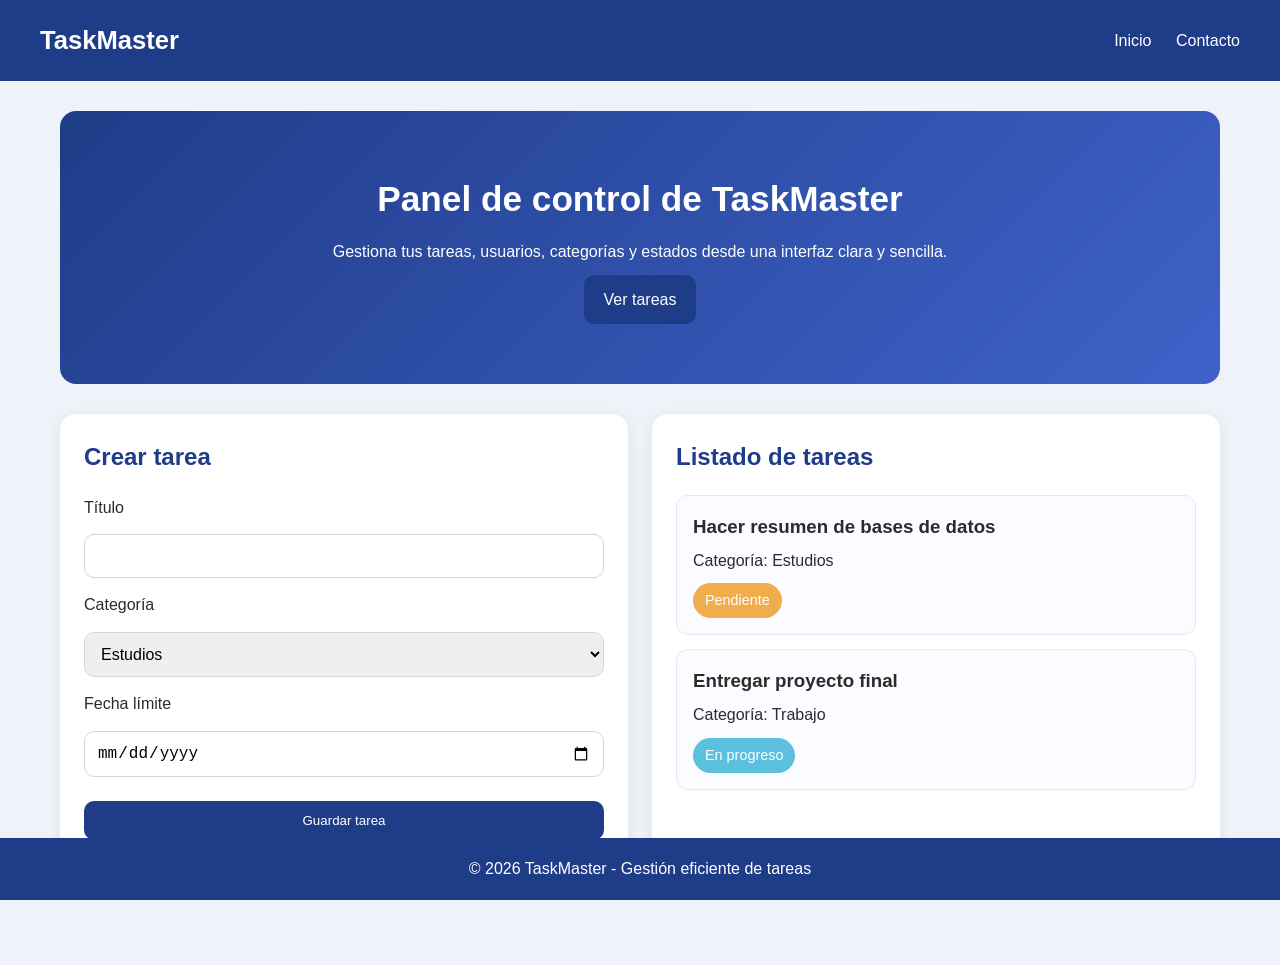
<file: interfaz/index.html>
<!DOCTYPE html>
<html lang="es">
<head>
    <meta charset="UTF-8">
    <meta name="viewport" content="width=device-width, initial-scale=1.0">
    <title>TaskMaster</title>
    <link rel="stylesheet" href="css/styles.css">
</head>
<body>
    <header class="header">
        <div class="logo">TaskMaster</div>
        <nav class="nav">
            <a href="index.html">Inicio</a>
            <a href="contacto.html">Contacto</a>
        </nav>
    </header>

    <main class="main">
        <section class="hero">
            <div>
                <h1>Panel de control de TaskMaster</h1>
                <p>Gestiona tus tareas, usuarios, categorías y estados desde una interfaz clara y sencilla.</p>
                <a class="btn" href="#tareas">Ver tareas</a>
            </div>
        </section>

        <section class="dashboard">
            <div class="card">
                <h2>Crear tarea</h2>
                <form class="form">
                    <label for="titulo">Título</label>
                    <input type="text" id="titulo" name="titulo">

                    <label for="categoria">Categoría</label>
                    <select id="categoria" name="categoria">
                        <option>Estudios</option>
                        <option>Trabajo</option>
                        <option>Personal</option>
                    </select>

                    <label for="fecha">Fecha límite</label>
                    <input type="date" id="fecha" name="fecha">

                    <button type="submit" class="btn">Guardar tarea</button>
                </form>
            </div>

            <div class="card" id="tareas">
                <h2>Listado de tareas</h2>
                <div class="task-list">
                    <article class="task">
                        <h3>Hacer resumen de bases de datos</h3>
                        <p>Categoría: Estudios</p>
                        <span class="status pending">Pendiente</span>
                    </article>

                    <article class="task">
                        <h3>Entregar proyecto final</h3>
                        <p>Categoría: Trabajo</p>
                        <span class="status progress">En progreso</span>
                    </article>
                </div>
            </div>
        </section>
    </main>

    <footer class="footer">
        <p>© 2026 TaskMaster - Gestión eficiente de tareas</p>
    </footer>
</body>
</html>
</file>
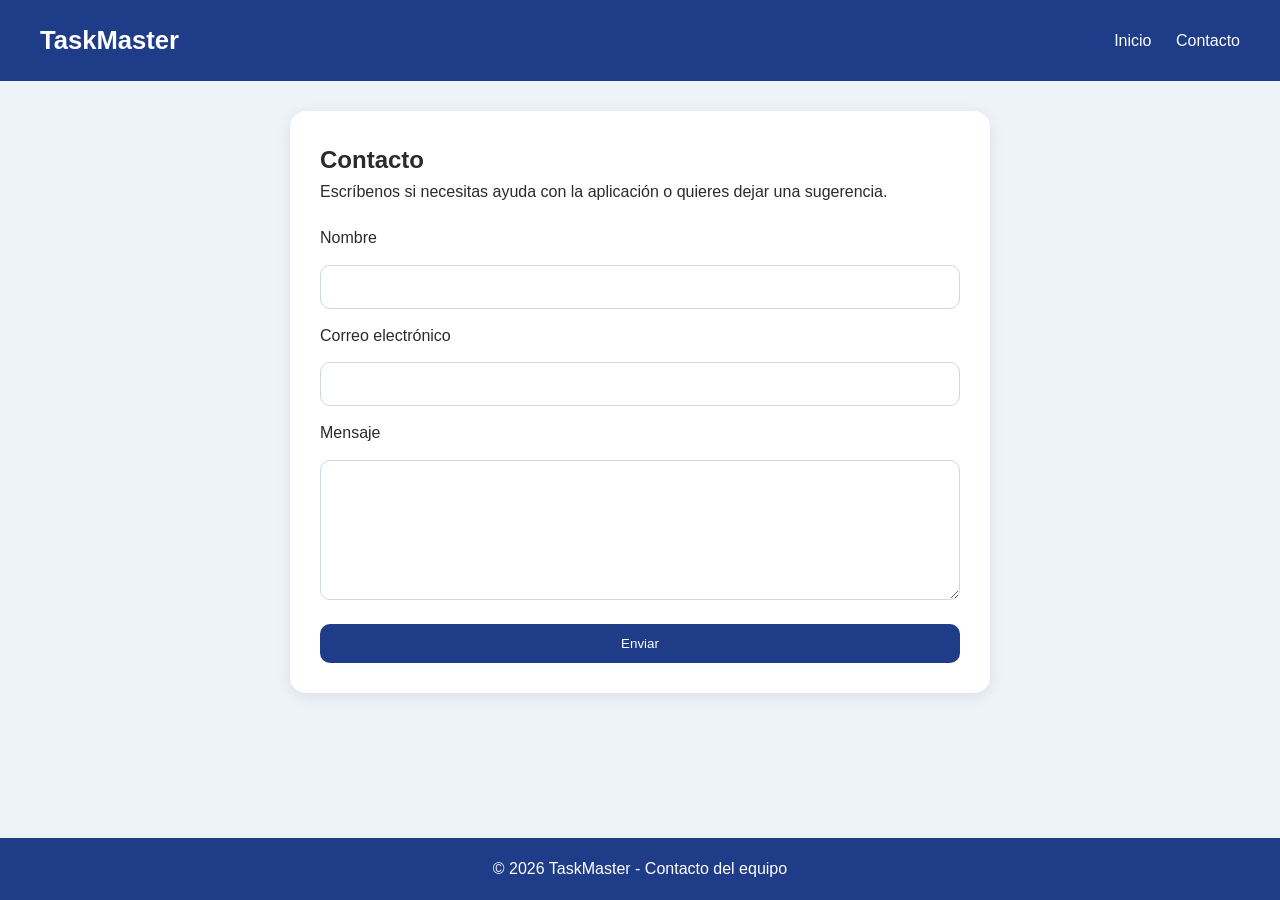
<file: interfaz/contacto.html>
<!DOCTYPE html>
<html lang="es">
<head>
    <meta charset="UTF-8">
    <meta name="viewport" content="width=device-width, initial-scale=1.0">
    <title>TaskMaster - Contacto</title>
    <link rel="stylesheet" href="css/styles.css">
</head>
<body>
    <header class="header">
        <div class="logo">TaskMaster</div>
        <nav class="nav">
            <a href="index.html">Inicio</a>
            <a href="contacto.html">Contacto</a>
        </nav>
    </header>

    <main class="main">
        <section class="form-section">
            <h1>Contacto</h1>
            <p>Escríbenos si necesitas ayuda con la aplicación o quieres dejar una sugerencia.</p>

            <form class="form">
                <label for="nombre">Nombre</label>
                <input type="text" id="nombre" name="nombre">

                <label for="email">Correo electrónico</label>
                <input type="email" id="email" name="email">

                <label for="mensaje">Mensaje</label>
                <textarea id="mensaje" name="mensaje"></textarea>

                <button type="submit" class="btn">Enviar</button>
            </form>
        </section>
    </main>

    <footer class="footer">
        <p>© 2026 TaskMaster - Contacto del equipo</p>
    </footer>
</body>
</html>
</file>
<file: interfaz/css/styles.css>
* {
    margin: 0;
    padding: 0;
    box-sizing: border-box;
}

body {
    font-family: Arial, sans-serif;
    background: #eef3f9;
    color: #2b2b2b;
    line-height: 1.6;
}

.header {
    display: flex;
    justify-content: space-between;
    align-items: center;
    padding: 20px 40px;
    background: #1f3c88;
    color: white;
    position: sticky;
    top: 0;
    z-index: 10;
}

.logo {
    font-size: 1.6rem;
    font-weight: bold;
}

.nav a {
    color: white;
    text-decoration: none;
    margin-left: 20px;
    transition: 0.3s;
}

.nav a:hover {
    color: #ffd166;
}

.main {
    max-width: 1200px;
    margin: 0 auto;
    padding: 30px 20px 100px;
}

.hero {
    background: linear-gradient(135deg, #1f3c88, #3f62c9);
    color: white;
    padding: 60px 30px;
    border-radius: 16px;
    margin-bottom: 30px;
    text-align: center;
    animation: fadeIn 1s ease-in-out;
}

.hero h1 {
    font-size: 2.2rem;
    margin-bottom: 12px;
}

.dashboard {
    display: flex;
    gap: 24px;
    flex-wrap: wrap;
}

.card {
    flex: 1;
    min-width: 320px;
    background: white;
    padding: 24px;
    border-radius: 16px;
    box-shadow: 0 4px 16px rgba(0,0,0,0.08);
}

.card h2 {
    margin-bottom: 18px;
    color: #1f3c88;
}

.form {
    display: flex;
    flex-direction: column;
    gap: 14px;
}

.form input,
.form textarea,
.form select {
    padding: 12px;
    border: 1px solid #cfd8e3;
    border-radius: 10px;
    width: 100%;
    font-size: 1rem;
}

.form textarea {
    min-height: 140px;
    resize: vertical;
}

.btn {
    display: inline-block;
    margin-top: 10px;
    padding: 12px 20px;
    background: #1f3c88;
    color: white;
    border: none;
    border-radius: 10px;
    cursor: pointer;
    text-decoration: none;
    transition: 0.3s;
}

.btn:hover {
    background: #17306f;
    transform: translateY(-2px);
}

.task-list {
    display: flex;
    flex-direction: column;
    gap: 14px;
}

.task {
    padding: 16px;
    border: 1px solid #e3e8ef;
    border-radius: 12px;
    background: #fafcff;
    position: relative;
}

.task h3 {
    margin-bottom: 6px;
}

.status {
    display: inline-block;
    margin-top: 10px;
    padding: 6px 12px;
    border-radius: 999px;
    font-size: 0.9rem;
    color: white;
}

.pending {
    background: #f0ad4e;
}

.progress {
    background: #5bc0de;
}

.form-section {
    background: white;
    padding: 30px;
    border-radius: 16px;
    max-width: 700px;
    margin: 0 auto;
    box-shadow: 0 4px 16px rgba(0,0,0,0.08);
}

.form-section p {
    margin-bottom: 20px;
}

.footer {
    background: #1f3c88;
    color: white;
    text-align: center;
    padding: 18px;
    position: fixed;
    bottom: 0;
    width: 100%;
}

@keyframes fadeIn {
    from {
        opacity: 0;
        transform: translateY(20px);
    }
    to {
        opacity: 1;
        transform: translateY(0);
    }
}

@media (max-width: 768px) {
    .header {
        flex-direction: column;
        gap: 10px;
    }

    .nav a {
        margin: 0 10px;
    }

    .dashboard {
        flex-direction: column;
    }

    .footer {
        position: static;
    }
}
</file>
